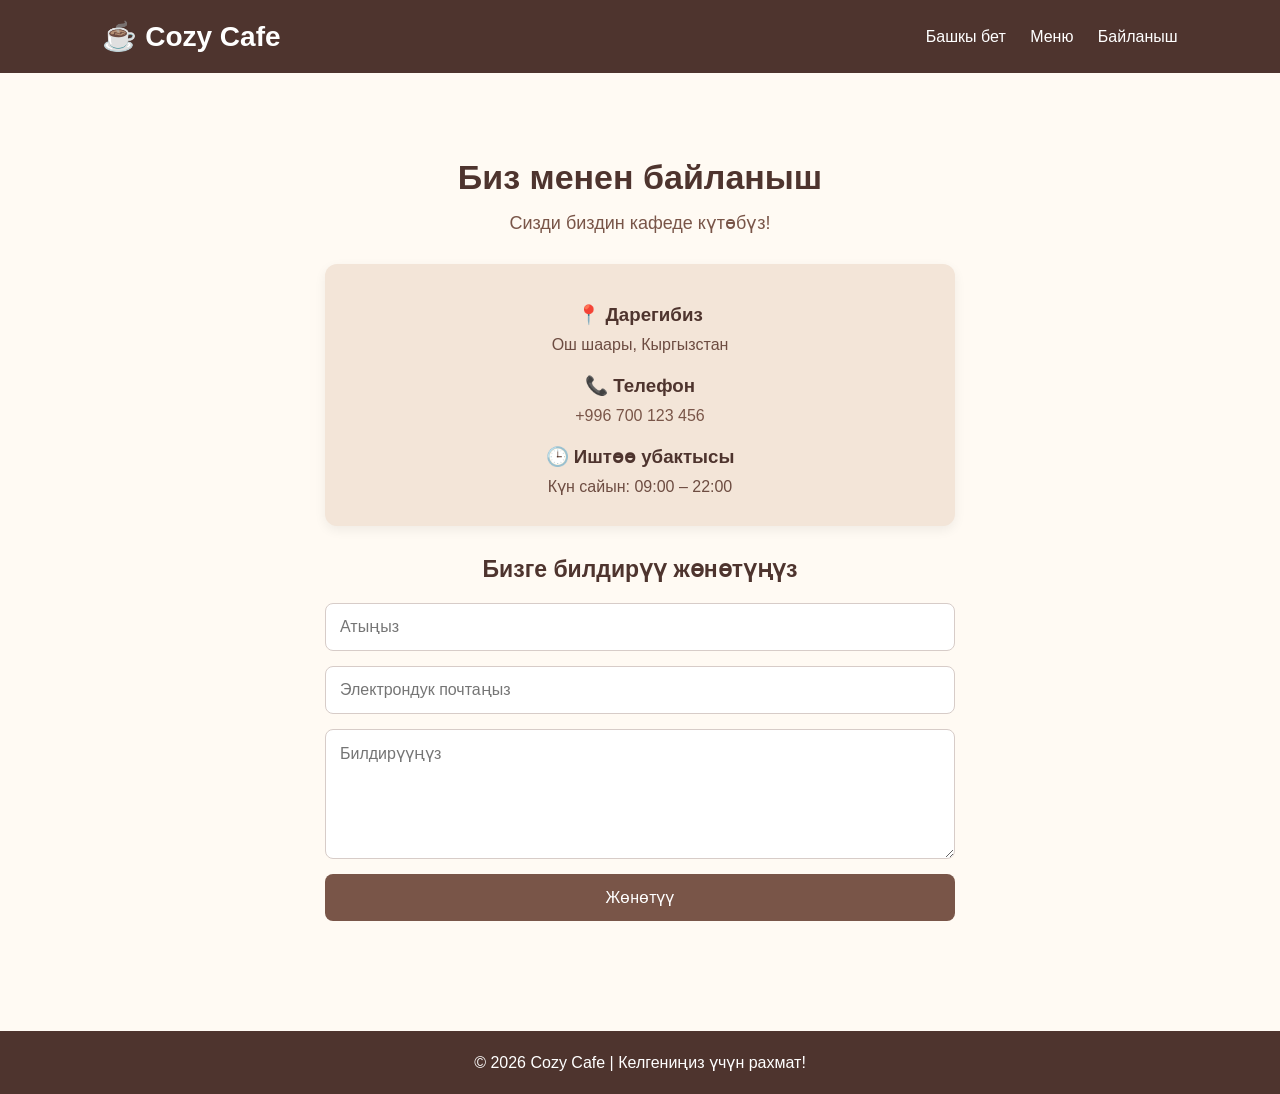
<file: contact.html>
<!DOCTYPE html>
<html lang="ky">
<head>
    <meta charset="UTF-8">
    <meta name="viewport" content="width=device-width, initial-scale=1.0">
    <title>Cozy Cafe — Байланыш</title>

    <link rel="stylesheet" href="style.css">
    <script src="script.js" defer></script>
</head>
<body>

    <header>
        <h1>☕ Cozy Cafe</h1>

        <nav>
            <a href="index.html">Башкы бет</a>
            <a href="menu.html">Меню</a>
            <a href="contact.html">Байланыш</a>
        </nav>
    </header>

    <section class="contact">
        <h2>Биз менен байланыш</h2>
        <p>Сизди биздин кафеде күтөбүз!</p>

        <div class="contact-info">
            <h3>📍 Дарегибиз</h3>
            <p>Ош шаары, Кыргызстан</p>

            <h3>📞 Телефон</h3>
            <p><a href="tel:+996700123456">+996 700 123 456</a></p>

            <h3>🕒 Иштөө убактысы</h3>
            <p>Күн сайын: 09:00 – 22:00</p>
        </div>

        <h3 class="form-title">Бизге билдирүү жөнөтүңүз</h3>

        <form id="contactForm">
            <input
                type="text"
                id="name"
                placeholder="Атыңыз"
                required
            >

            <input
                type="email"
                id="email"
                placeholder="Электрондук почтаңыз"
                required
            >

            <textarea
                id="message"
                placeholder="Билдирүүңүз"
                required
            ></textarea>

            <button type="submit">Жөнөтүү</button>

            <p id="result"></p>
        </form>
    </section>

    <footer>
        <p>© 2026 Cozy Cafe | Келгениңиз үчүн рахмат!</p>
    </footer>

</body>
</html>
</file>
<file: style.css>
* {
    margin: 0;
    padding: 0;
    box-sizing: border-box;
}

body {
    font-family: Arial, sans-serif;
    background: #fffaf3;
    color: #3e2723;
}

header {
    background: #4e342e;
    color: white;
    padding: 20px 8%;
    display: flex;
    justify-content: space-between;
    align-items: center;
    flex-wrap: wrap;
    gap: 15px;
}

header h1 {
    font-size: 28px;
}

nav a {
    color: white;
    text-decoration: none;
    margin-left: 20px;
}

nav a:hover {
    color: #ffcc80;
}

.hero {
    min-height: 420px;
    padding: 60px 8%;
    display: flex;
    align-items: center;
    justify-content: space-between;
    gap: 35px;
}

.hero-text {
    max-width: 500px;
}

.hero h2 {
    font-size: 42px;
    margin-bottom: 20px;
}

.hero p {
    font-size: 18px;
    line-height: 1.7;
    margin-bottom: 25px;
}

.hero img {
    width: 45%;
    max-width: 450px;
    border-radius: 15px;
}

.btn {
    display: inline-block;
    padding: 13px 25px;
    background: #795548;
    color: white;
    text-decoration: none;
    border-radius: 6px;
}

.btn:hover {
    background: #4e342e;
}

.about {
    background: #f3e5d8;
    text-align: center;
    padding: 50px 8%;
}

.about h2,
.favorites h2 {
    margin-bottom: 20px;
}

.about p {
    max-width: 650px;
    margin: auto;
    line-height: 1.8;
}

.favorites {
    padding: 50px 8%;
    text-align: center;
}

.cards {
    display: flex;
    justify-content: center;
    flex-wrap: wrap;
    gap: 25px;
}

.card {
    background: white;
    width: 250px;
    padding: 15px;
    border-radius: 12px;
    box-shadow: 0 4px 12px #00000012;
}

.card img {
    width: 100%;
    height: 160px;
    object-fit: cover;
    border-radius: 8px;
}

.card h3 {
    margin: 15px 0 8px;
}

.card p {
    line-height: 1.5;
}

footer {
    background: #4e342e;
    color: white;
    text-align: center;
    padding: 22px;
}

@media (max-width: 700px) {
    header {
        flex-direction: column;
    }

    nav a {
        margin: 0 6px;
    }

    .hero {
        flex-direction: column;
        text-align: center;
        padding: 40px 6%;
    }

    .hero h2 {
        font-size: 32px;
    }

    .hero img {
        width: 100%;
    }
}

/* Байланыш барагы */
.contact {
    max-width: 700px;
    margin: 50px auto;
    padding: 35px;
    text-align: center;
    background-color: #fffaf3;
}

.contact h2 {
    color: #4e342e;
    font-size: 34px;
    margin-bottom: 15px;
}

.contact > p {
    color: #795548;
    font-size: 18px;
}

/* Дарек жана телефон */
.contact-info {
    background-color: #f3e5d8;
    padding: 25px;
    margin: 30px 0;
    border-radius: 12px;
    box-shadow: 0 4px 12px #00000010;
}

.contact-info h3 {
    color: #4e342e;
    margin: 15px 0 5px;
}

.contact-info p {
    color: #6d4c41;
    line-height: 1.8;
}

.contact-info a {
    color: #795548;
    text-decoration: none;
}

.contact-info a:hover {
    color: #3e2723;
    text-decoration: underline;
}

/* Байланыш формасы */
.form-title {
    color: #4e342e;
    font-size: 23px;
    margin-bottom: 20px;
}

#contactForm {
    display: flex;
    flex-direction: column;
    gap: 15px;
}

#contactForm input,
#contactForm textarea {
    width: 100%;
    padding: 14px;
    border: 1px solid #d7ccc8;
    border-radius: 8px;
    font-size: 16px;
    font-family: Arial, sans-serif;
    background-color: white;
    outline: none;
    transition: 0.3s;
}

#contactForm input:focus,
#contactForm textarea:focus {
    border-color: #795548;
    box-shadow: 0 0 5px #79554840;
}

#contactForm textarea {
    min-height: 130px;
    resize: vertical;
}

#contactForm button {
    padding: 14px;
    background-color: #795548;
    color: white;
    border: none;
    border-radius: 8px;
    font-size: 16px;
    cursor: pointer;
    transition: 0.3s;
}

#contactForm button:hover {
    background-color: #4e342e;
    transform: translateY(-2px);
}

/* Билдирүү */
#result {
    color: #2e7d32;
    font-weight: bold;
    margin-top: 10px;
}

/* Телефонго ылайыкташтыруу */
@media (max-width: 700px) {
    .contact {
        margin: 20px auto;
        padding: 20px;
    }

    .contact h2 {
        font-size: 28px;
    }

    .form-title {
        font-size: 20px;
    }
}
</file>
